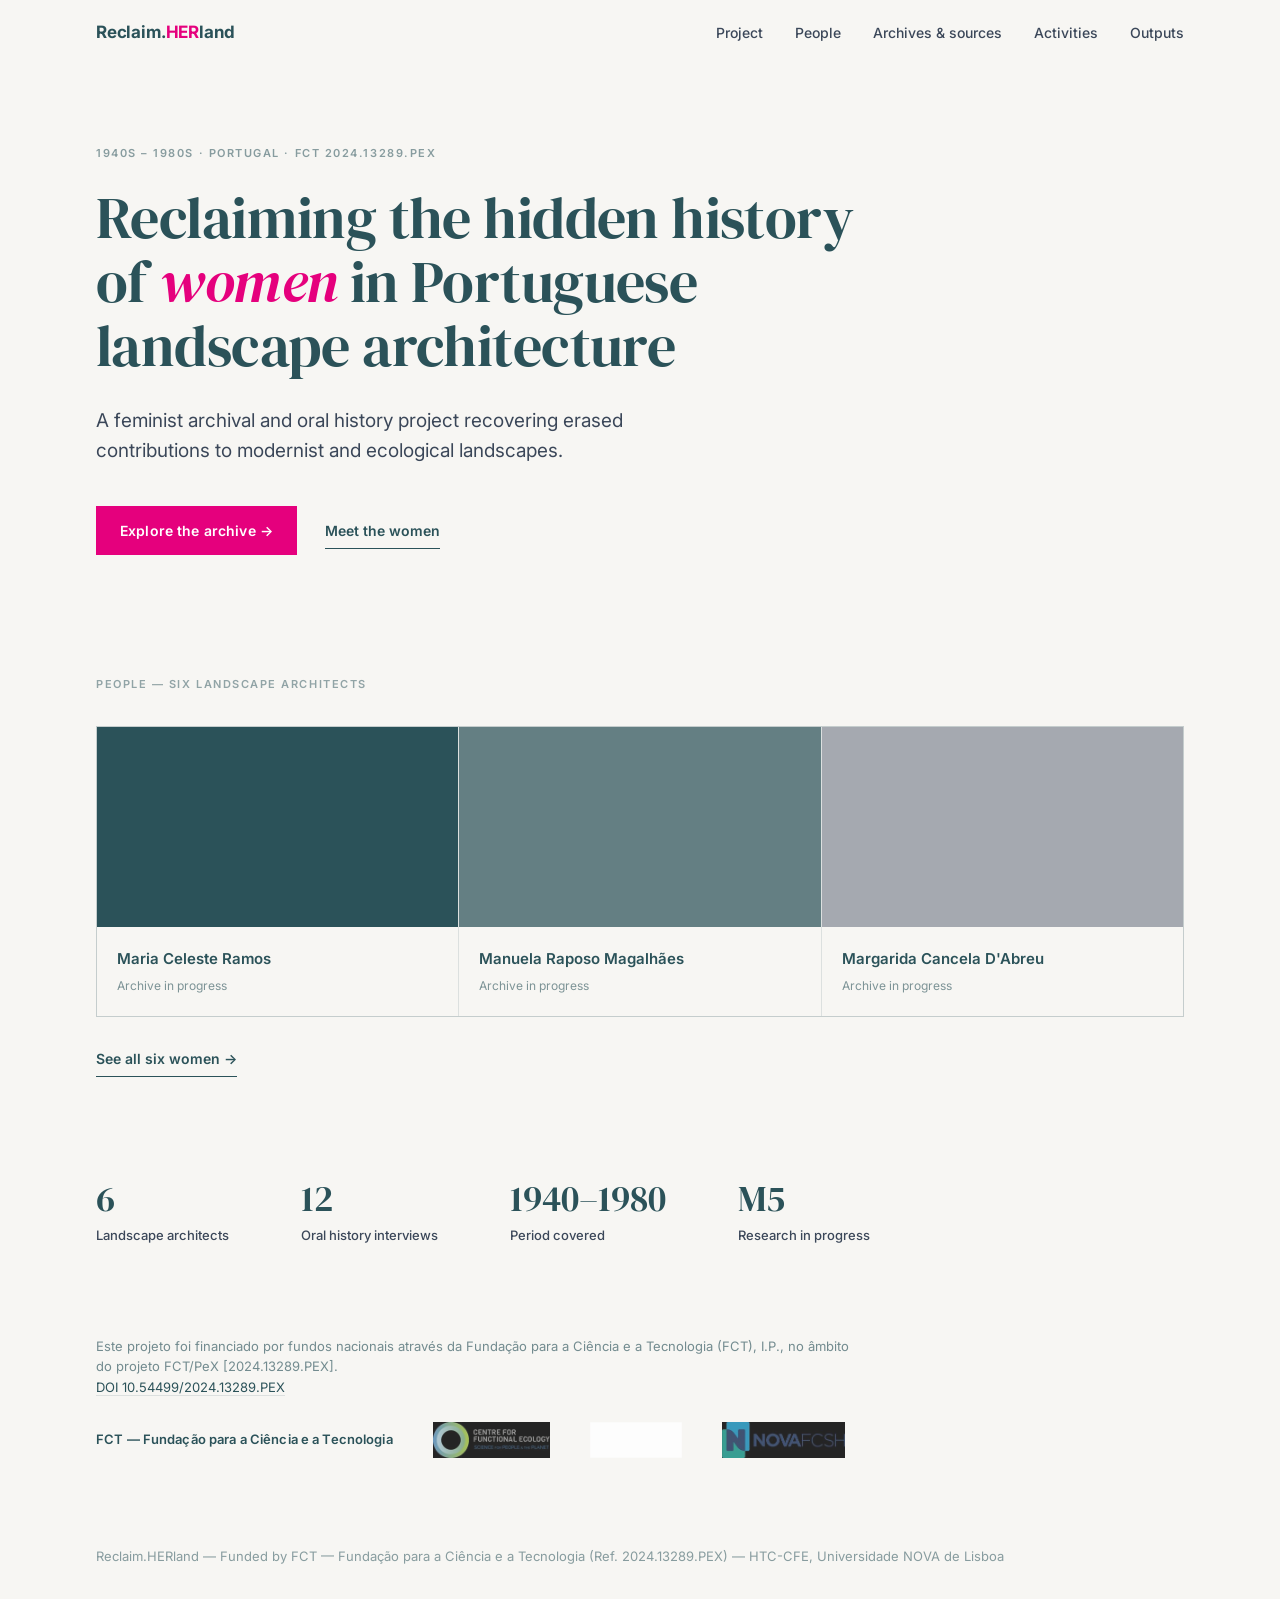
<file: index.html>
<!DOCTYPE html>
<html lang="en">
<head>
<meta charset="UTF-8">
<meta name="viewport" content="width=device-width, initial-scale=1.0">
<title>Reclaim.HERland — Women in Portuguese Landscape Architecture</title>
<link rel="preconnect" href="https://fonts.googleapis.com">
<link rel="preconnect" href="https://fonts.gstatic.com" crossorigin>
<link href="https://fonts.googleapis.com/css2?family=Inter:wght@400;500;600;700&family=DM+Serif+Display:ital@0;1&display=swap" rel="stylesheet">
<link rel="stylesheet" href="style.css">
</head>
<body>

<nav>
  <div class="wrap">
    <span class="logo">Reclaim.<span class="her">HER</span>land</span>
    <ul class="nav-links">
      <li><a href="project.html">Project</a></li>
      <li><a href="people.html">People</a></li>
      <li><a href="archives.html">Archives &amp; sources</a></li>
      <li><a href="activities.html">Activities</a></li>
      <li><a href="outputs.html">Outputs</a></li>
    </ul>
  </div>
</nav>

<header class="hero">
  <div class="wrap">
    <p class="eyebrow">1940s – 1980s &middot; Portugal &middot; FCT 2024.13289.PEX</p>
    <h1>Reclaiming the hidden history of <span class="accent">women</span> in Portuguese landscape architecture</h1>
    <p class="lead">A feminist archival and oral history project recovering erased contributions to modernist and ecological landscapes.</p>
    <div class="cta-row">
      <a href="archives.html" class="btn-pink">Explore the archive &rarr;</a>
      <a href="people.html" class="btn-text">Meet the women</a>
    </div>
  </div>
</header>

<section class="section">
  <div class="wrap">
    <p class="section-label">People &mdash; six landscape architects</p>
    <div class="card-grid">
      <article class="person-card">
        <div class="card-img"></div>
        <div class="card-body">
          <h3>Maria Celeste Ramos</h3>
          <p class="card-status">Archive in progress</p>
        </div>
      </article>
      <article class="person-card">
        <div class="card-img op2"></div>
        <div class="card-body">
          <h3>Manuela Raposo Magalhães</h3>
          <p class="card-status">Archive in progress</p>
        </div>
      </article>
      <article class="person-card">
        <div class="card-img op3"></div>
        <div class="card-body">
          <h3>Margarida Cancela D'Abreu</h3>
          <p class="card-status">Archive in progress</p>
        </div>
      </article>
    </div>
    <div style="margin-top: 24px;">
      <a href="people.html" class="btn-text">See all six women &rarr;</a>
    </div>
  </div>
</section>

<section class="stats">
  <div class="wrap">
    <div>
      <span class="stat-num">6</span>
      <span class="stat-lbl">Landscape architects</span>
    </div>
    <div>
      <span class="stat-num">12</span>
      <span class="stat-lbl">Oral history interviews</span>
    </div>
    <div>
      <span class="stat-num">1940–1980</span>
      <span class="stat-lbl">Period covered</span>
    </div>
    <div>
      <span class="stat-num">M5</span>
      <span class="stat-lbl">Research in progress</span>
    </div>
  </div>
</section>

<div class="funding-bar">
  <div class="wrap">
    <p class="funding-text">
      Este projeto foi financiado por fundos nacionais através da Fundação para a Ciência e a Tecnologia (FCT), I.P., no âmbito do projeto FCT/PeX [2024.13289.PEX].<br>
      <a href="https://doi.org/10.54499/2024.13289.PEX" target="_blank" rel="noopener">DOI 10.54499/2024.13289.PEX</a>
    </p>
    <div class="funding-logos">
      <span class="fct-text">FCT — Fundação para a Ciência e a Tecnologia</span>
      <img src="logo-novafcsh.png" alt="NOVA FCSH">
      <img src="logo-htc.png" alt="HTC — História Territórios Comunidades">
      <img src="logo-terra.png" alt="TERRA">
    </div>
  </div>
</div>

<footer>
  <div class="wrap">
    <p>Reclaim.HERland &mdash; Funded by FCT &mdash; Funda&ccedil;&atilde;o para a Ci&ecirc;ncia e a Tecnologia (Ref. 2024.13289.PEX) &mdash; HTC-CFE, Universidade NOVA de Lisboa</p>
  </div>
</footer>

</body>
</html>
</file>
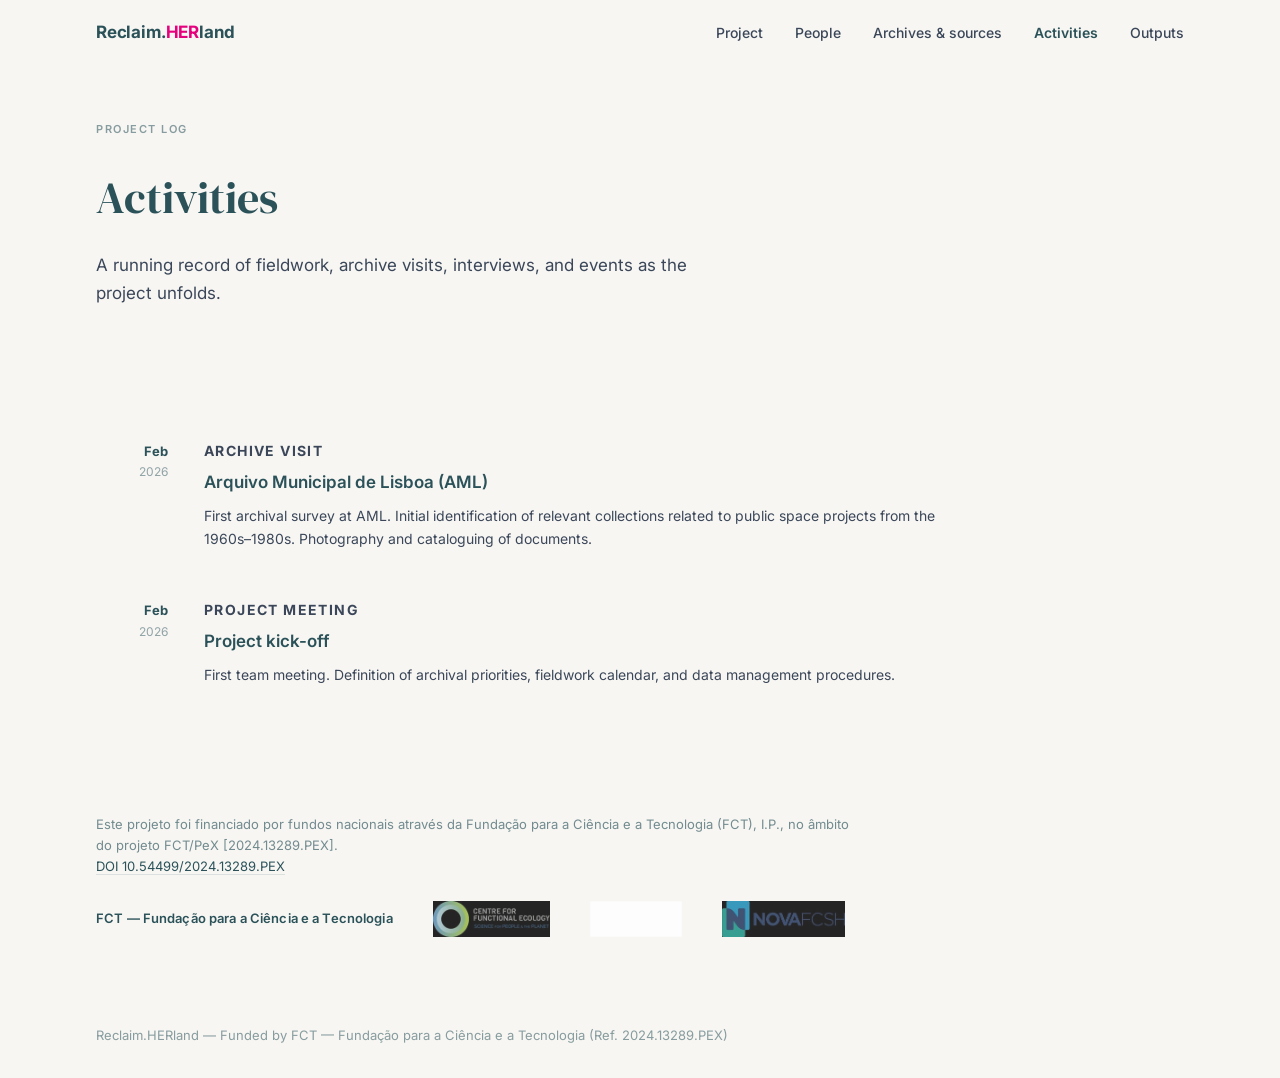
<file: activities.html>
<!DOCTYPE html>
<html lang="en">
<head>
<meta charset="UTF-8">
<meta name="viewport" content="width=device-width, initial-scale=1.0">
<link rel="preconnect" href="https://fonts.googleapis.com">
<link rel="preconnect" href="https://fonts.gstatic.com" crossorigin>
<link href="https://fonts.googleapis.com/css2?family=Inter:wght@400;500;600;700&family=DM+Serif+Display:ital@0;1&display=swap" rel="stylesheet">
<title>Activities — Reclaim.HERland</title>
<link rel="stylesheet" href="style.css">
</head>
<body>

<nav>
  <div class="wrap">
    <a href="index.html" class="logo">Reclaim.<span class="her">HER</span>land</a>
    <ul class="nav-links">
      <li><a href="project.html">Project</a></li>
      <li><a href="people.html">People</a></li>
      <li><a href="archives.html">Archives &amp; sources</a></li>
      <li><a href="activities.html" class="active">Activities</a></li>
      <li><a href="outputs.html">Outputs</a></li>
    </ul>
  </div>
</nav>

<header class="page-header">
  <div class="wrap">
    <p class="eyebrow">Project log</p>
    <h1>Activities</h1>
    <p class="page-lead">A running record of fieldwork, archive visits, interviews, and events as the project unfolds.</p>
  </div>
</header>

<main>
  <section class="content-section">
    <div class="wrap">
      <div class="activity-log">

        <article class="activity-entry">
          <div class="activity-date">
            <span class="date-month">Feb</span>
            <span class="date-year">2026</span>
          </div>
          <div class="activity-content">
            <p class="activity-type">Archive visit</p>
            <h3>Arquivo Municipal de Lisboa (AML)</h3>
            <p>First archival survey at AML. Initial identification of relevant collections related to public space projects from the 1960s–1980s. Photography and cataloguing of documents.</p>
          </div>
        </article>

        <article class="activity-entry">
          <div class="activity-date">
            <span class="date-month">Feb</span>
            <span class="date-year">2026</span>
          </div>
          <div class="activity-content">
            <p class="activity-type">Project meeting</p>
            <h3>Project kick-off</h3>
            <p>First team meeting. Definition of archival priorities, fieldwork calendar, and data management procedures.</p>
          </div>
        </article>

        <!-- Adicionar novas entradas aqui, seguindo o mesmo formato -->
        <!-- 
        <article class="activity-entry">
          <div class="activity-date">
            <span class="date-month">Mês</span>
            <span class="date-year">Ano</span>
          </div>
          <div class="activity-content">
            <p class="activity-type">Tipo: Archive visit / Interview / Event / Publication</p>
            <h3>Título</h3>
            <p>Descrição breve.</p>
          </div>
        </article>
        -->

      </div>
    </div>
  </section>
</main>

<div class="funding-bar">
  <div class="wrap">
    <p class="funding-text">
      Este projeto foi financiado por fundos nacionais através da Fundação para a Ciência e a Tecnologia (FCT), I.P., no âmbito do projeto FCT/PeX [2024.13289.PEX].<br>
      <a href="https://doi.org/10.54499/2024.13289.PEX" target="_blank" rel="noopener">DOI 10.54499/2024.13289.PEX</a>
    </p>
    <div class="funding-logos">
      <span class="fct-text">FCT — Fundação para a Ciência e a Tecnologia</span>
      <img src="logo-novafcsh.png" alt="NOVA FCSH">
      <img src="logo-htc.png" alt="HTC — História Territórios Comunidades">
      <img src="logo-terra.png" alt="TERRA">
    </div>
  </div>
</div>

<footer class="site-footer">
  <div class="wrap">
    <p>Reclaim.HERland — Funded by FCT — Fundação para a Ciência e a Tecnologia (Ref. 2024.13289.PEX)</p>
  </div>
</footer>

</body>
</html>
</file>
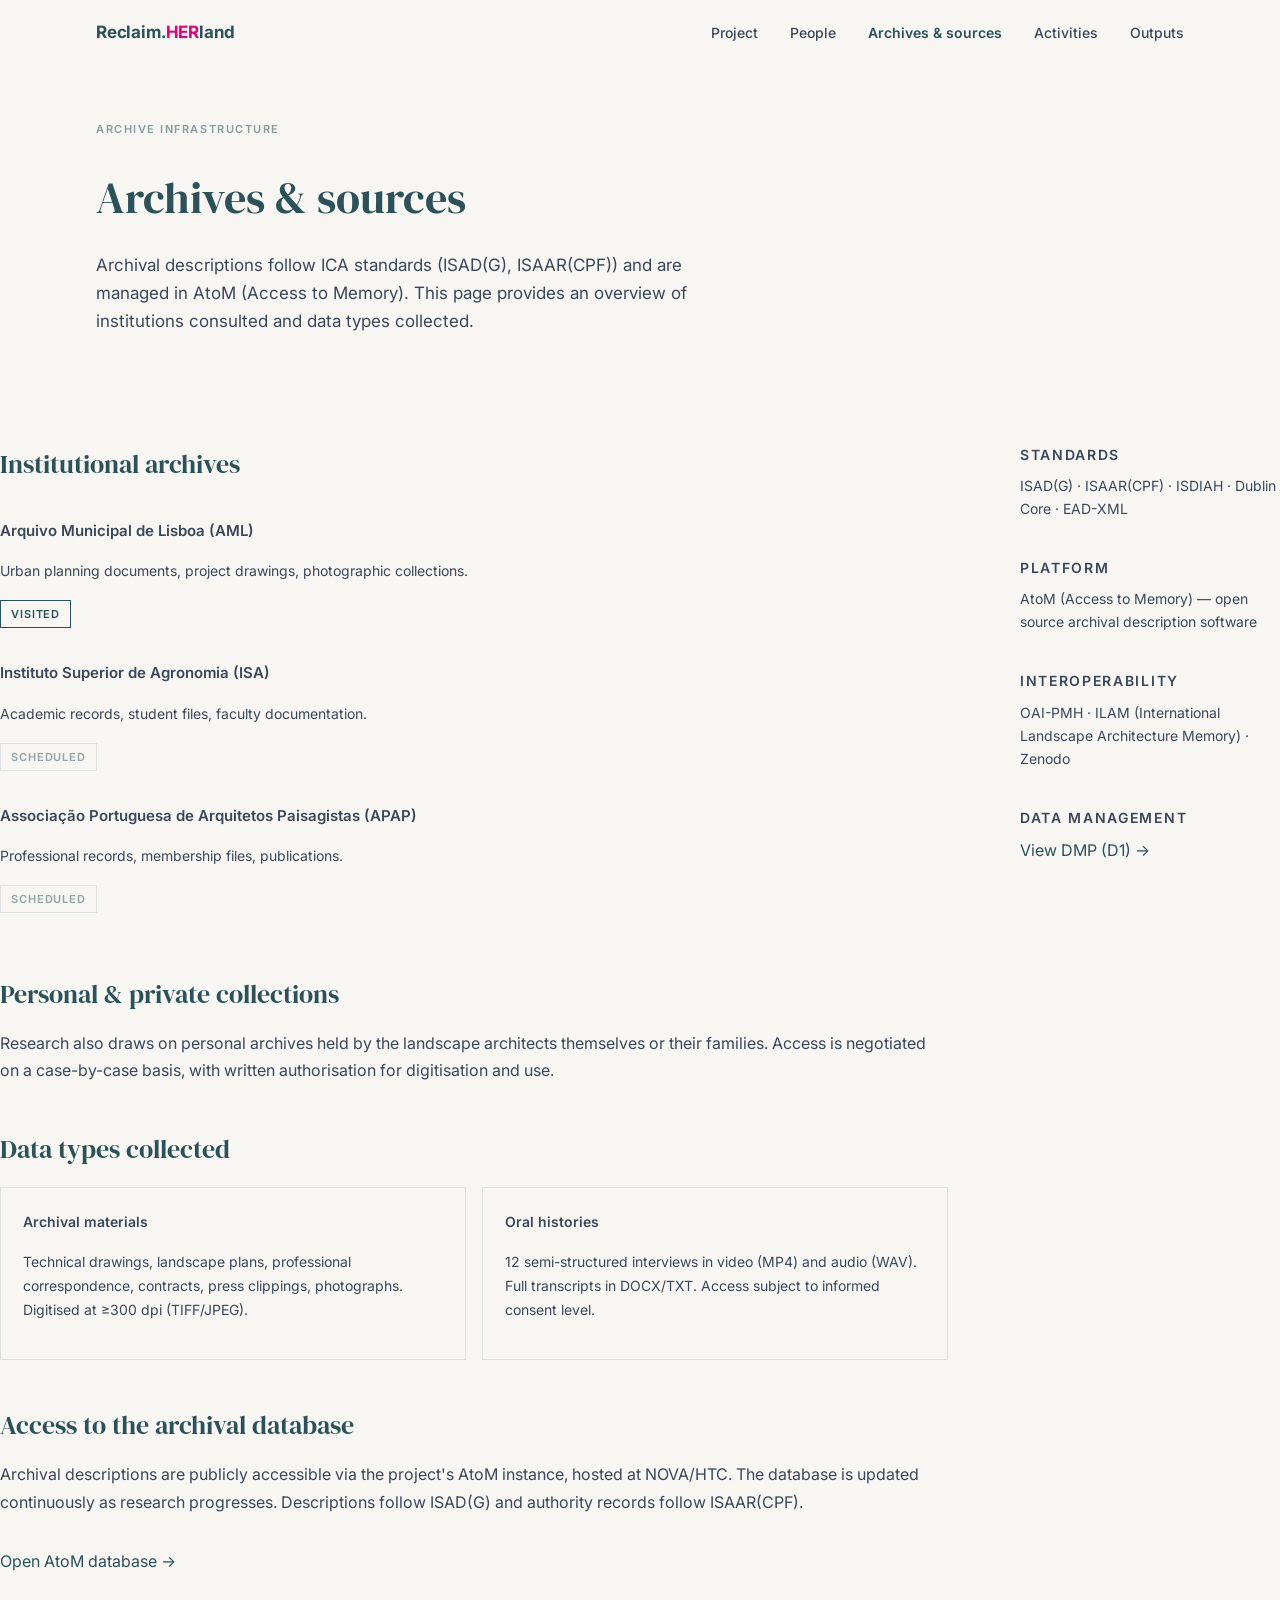
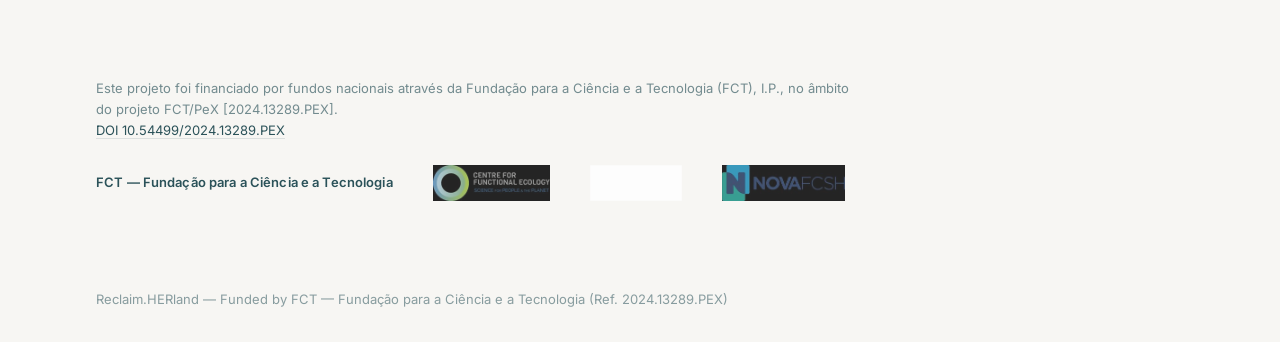
<file: archives.html>
<!DOCTYPE html>
<html lang="en">
<head>
<meta charset="UTF-8">
<meta name="viewport" content="width=device-width, initial-scale=1.0">
<link rel="preconnect" href="https://fonts.googleapis.com">
<link rel="preconnect" href="https://fonts.gstatic.com" crossorigin>
<link href="https://fonts.googleapis.com/css2?family=Inter:wght@400;500;600;700&family=DM+Serif+Display:ital@0;1&display=swap" rel="stylesheet">
<title>Archives &amp; Sources — Reclaim.HERland</title>
<link rel="stylesheet" href="style.css">
</head>
<body>

<nav>
  <div class="wrap">
    <a href="index.html" class="logo">Reclaim.<span class="her">HER</span>land</a>
    <ul class="nav-links">
      <li><a href="project.html">Project</a></li>
      <li><a href="people.html">People</a></li>
      <li><a href="archives.html" class="active">Archives &amp; sources</a></li>
      <li><a href="activities.html">Activities</a></li>
      <li><a href="outputs.html">Outputs</a></li>
    </ul>
  </div>
</nav>

<header class="page-header">
  <div class="wrap">
    <p class="eyebrow">Archive infrastructure</p>
    <h1>Archives &amp; sources</h1>
    <p class="page-lead">Archival descriptions follow ICA standards (ISAD(G), ISAAR(CPF)) and are managed in AtoM (Access to Memory). This page provides an overview of institutions consulted and data types collected.</p>
  </div>
</header>

<main>
  <section class="content-section">
    <div class="container content-grid">
      <div class="content-body">

        <h2>Institutional archives</h2>
        <div class="archive-list">
          <div class="archive-item">
            <p class="archive-name">Arquivo Municipal de Lisboa (AML)</p>
            <p class="archive-detail">Urban planning documents, project drawings, photographic collections.</p>
            <span class="meta-tag">Visited</span>
          </div>
          <div class="archive-item">
            <p class="archive-name">Instituto Superior de Agronomia (ISA)</p>
            <p class="archive-detail">Academic records, student files, faculty documentation.</p>
            <span class="meta-tag meta-tag-pending">Scheduled</span>
          </div>
          <div class="archive-item">
            <p class="archive-name">Associação Portuguesa de Arquitetos Paisagistas (APAP)</p>
            <p class="archive-detail">Professional records, membership files, publications.</p>
            <span class="meta-tag meta-tag-pending">Scheduled</span>
          </div>
        </div>

        <h2>Personal &amp; private collections</h2>
        <p>Research also draws on personal archives held by the landscape architects themselves or their families. Access is negotiated on a case-by-case basis, with written authorisation for digitisation and use.</p>

        <h2>Data types collected</h2>
        <div class="data-types">
          <div class="data-type">
            <p class="data-type-name">Archival materials</p>
            <p>Technical drawings, landscape plans, professional correspondence, contracts, press clippings, photographs. Digitised at ≥300 dpi (TIFF/JPEG).</p>
          </div>
          <div class="data-type">
            <p class="data-type-name">Oral histories</p>
            <p>12 semi-structured interviews in video (MP4) and audio (WAV). Full transcripts in DOCX/TXT. Access subject to informed consent level.</p>
          </div>
        </div>

        <h2>Access to the archival database</h2>
        <p>Archival descriptions are publicly accessible via the project's AtoM instance, hosted at NOVA/HTC. The database is updated continuously as research progresses. Descriptions follow ISAD(G) and authority records follow ISAAR(CPF).</p>
        <a href="#" class="btn-primary" style="display:inline-block;margin-top:16px;">Open AtoM database &rarr;</a>

      </div>

      <aside class="content-sidebar">
        <div class="sidebar-block">
          <p class="sidebar-label">Standards</p>
          <p>ISAD(G) · ISAAR(CPF) · ISDIAH · Dublin Core · EAD-XML</p>
        </div>
        <div class="sidebar-block">
          <p class="sidebar-label">Platform</p>
          <p>AtoM (Access to Memory) — open source archival description software</p>
        </div>
        <div class="sidebar-block">
          <p class="sidebar-label">Interoperability</p>
          <p>OAI-PMH · ILAM (International Landscape Architecture Memory) · Zenodo</p>
        </div>
        <div class="sidebar-block">
          <p class="sidebar-label">Data management</p>
          <a href="#" class="btn-secondary">View DMP (D1) &rarr;</a>
        </div>
      </aside>
    </div>
  </section>
</main>

<div class="funding-bar">
  <div class="wrap">
    <p class="funding-text">
      Este projeto foi financiado por fundos nacionais através da Fundação para a Ciência e a Tecnologia (FCT), I.P., no âmbito do projeto FCT/PeX [2024.13289.PEX].<br>
      <a href="https://doi.org/10.54499/2024.13289.PEX" target="_blank" rel="noopener">DOI 10.54499/2024.13289.PEX</a>
    </p>
    <div class="funding-logos">
      <span class="fct-text">FCT — Fundação para a Ciência e a Tecnologia</span>
      <img src="logo-novafcsh.png" alt="NOVA FCSH">
      <img src="logo-htc.png" alt="HTC — História Territórios Comunidades">
      <img src="logo-terra.png" alt="TERRA">
    </div>
  </div>
</div>

<footer class="site-footer">
  <div class="wrap">
    <p>Reclaim.HERland — Funded by FCT — Fundação para a Ciência e a Tecnologia (Ref. 2024.13289.PEX)</p>
  </div>
</footer>

</body>
</html>
</file>
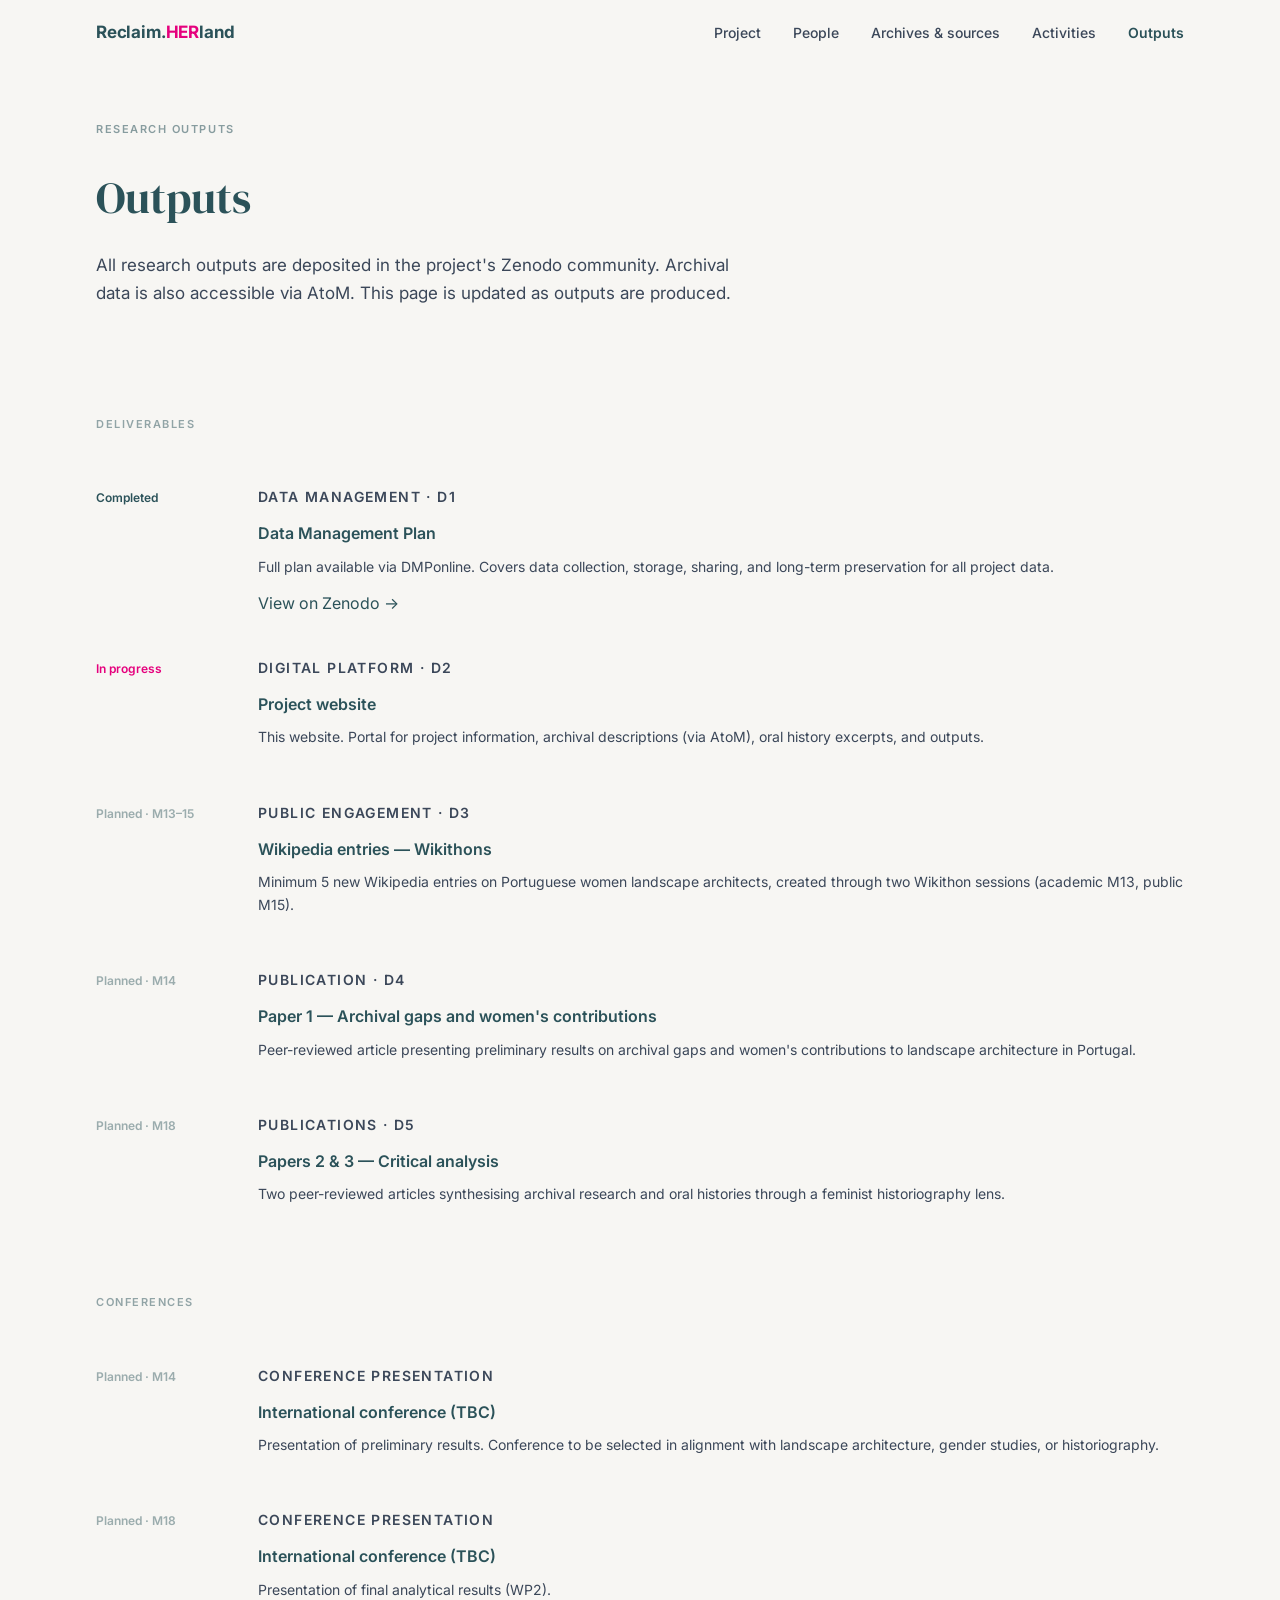
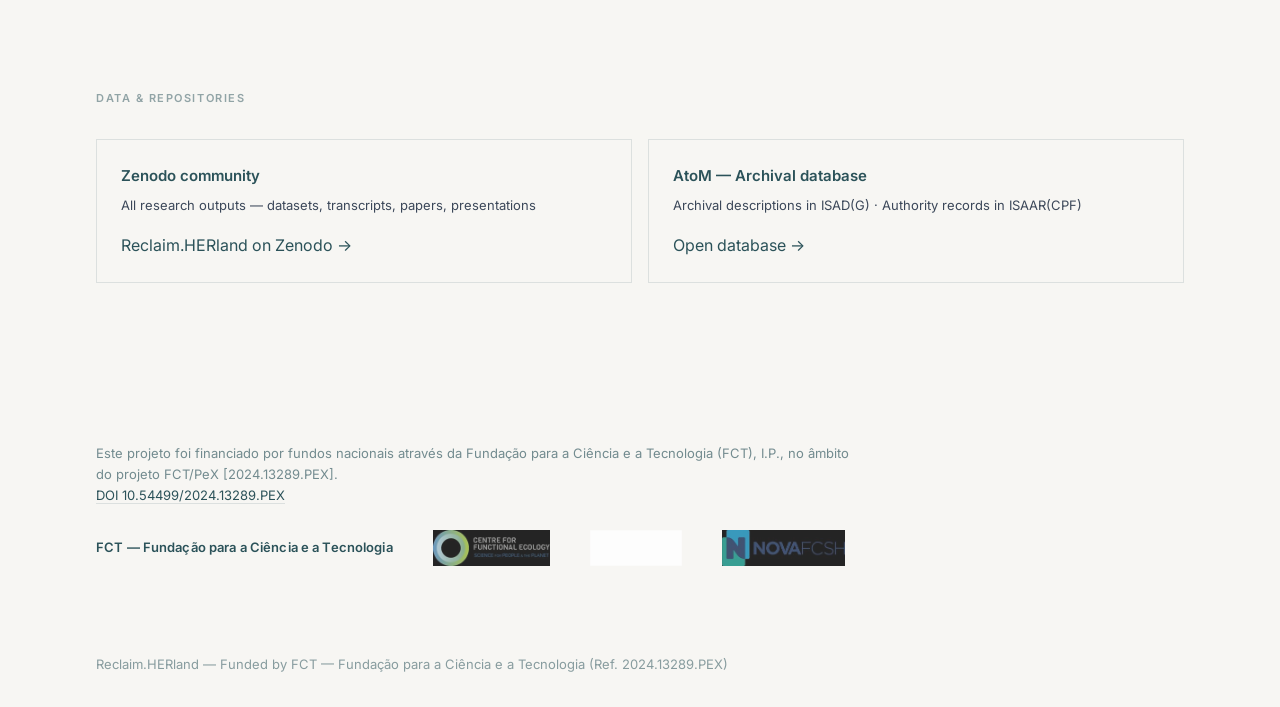
<file: outputs.html>
<!DOCTYPE html>
<html lang="en">
<head>
<meta charset="UTF-8">
<meta name="viewport" content="width=device-width, initial-scale=1.0">
<link rel="preconnect" href="https://fonts.googleapis.com">
<link rel="preconnect" href="https://fonts.gstatic.com" crossorigin>
<link href="https://fonts.googleapis.com/css2?family=Inter:wght@400;500;600;700&family=DM+Serif+Display:ital@0;1&display=swap" rel="stylesheet">
<title>Outputs — Reclaim.HERland</title>
<link rel="stylesheet" href="style.css">
</head>
<body>

<nav>
  <div class="wrap">
    <a href="index.html" class="logo">Reclaim.<span class="her">HER</span>land</a>
    <ul class="nav-links">
      <li><a href="project.html">Project</a></li>
      <li><a href="people.html">People</a></li>
      <li><a href="archives.html">Archives &amp; sources</a></li>
      <li><a href="activities.html">Activities</a></li>
      <li><a href="outputs.html" class="active">Outputs</a></li>
    </ul>
  </div>
</nav>

<header class="page-header">
  <div class="wrap">
    <p class="eyebrow">Research outputs</p>
    <h1>Outputs</h1>
    <p class="page-lead">All research outputs are deposited in the project's Zenodo community. Archival data is also accessible via AtoM. This page is updated as outputs are produced.</p>
  </div>
</header>

<main>
  <section class="content-section">
    <div class="wrap">

      <div class="outputs-section">
        <p class="section-label">Deliverables</p>
        <div class="output-list">

          <div class="output-item">
            <div class="output-status status-done">Completed</div>
            <div class="output-body">
              <p class="output-type">Data management · D1</p>
              <h3>Data Management Plan</h3>
              <p>Full plan available via DMPonline. Covers data collection, storage, sharing, and long-term preservation for all project data.</p>
              <a href="#" class="btn-secondary">View on Zenodo &rarr;</a>
            </div>
          </div>

          <div class="output-item">
            <div class="output-status status-progress">In progress</div>
            <div class="output-body">
              <p class="output-type">Digital platform · D2</p>
              <h3>Project website</h3>
              <p>This website. Portal for project information, archival descriptions (via AtoM), oral history excerpts, and outputs.</p>
            </div>
          </div>

          <div class="output-item">
            <div class="output-status status-future">Planned · M13–15</div>
            <div class="output-body">
              <p class="output-type">Public engagement · D3</p>
              <h3>Wikipedia entries — Wikithons</h3>
              <p>Minimum 5 new Wikipedia entries on Portuguese women landscape architects, created through two Wikithon sessions (academic M13, public M15).</p>
            </div>
          </div>

          <div class="output-item">
            <div class="output-status status-future">Planned · M14</div>
            <div class="output-body">
              <p class="output-type">Publication · D4</p>
              <h3>Paper 1 — Archival gaps and women's contributions</h3>
              <p>Peer-reviewed article presenting preliminary results on archival gaps and women's contributions to landscape architecture in Portugal.</p>
            </div>
          </div>

          <div class="output-item">
            <div class="output-status status-future">Planned · M18</div>
            <div class="output-body">
              <p class="output-type">Publications · D5</p>
              <h3>Papers 2 &amp; 3 — Critical analysis</h3>
              <p>Two peer-reviewed articles synthesising archival research and oral histories through a feminist historiography lens.</p>
            </div>
          </div>

        </div>
      </div>

      <div class="outputs-section">
        <p class="section-label">Conferences</p>
        <div class="output-list">
          <div class="output-item">
            <div class="output-status status-future">Planned · M14</div>
            <div class="output-body">
              <p class="output-type">Conference presentation</p>
              <h3>International conference (TBC)</h3>
              <p>Presentation of preliminary results. Conference to be selected in alignment with landscape architecture, gender studies, or historiography.</p>
            </div>
          </div>
          <div class="output-item">
            <div class="output-status status-future">Planned · M18</div>
            <div class="output-body">
              <p class="output-type">Conference presentation</p>
              <h3>International conference (TBC)</h3>
              <p>Presentation of final analytical results (WP2).</p>
            </div>
          </div>
        </div>
      </div>

      <div class="outputs-section">
        <p class="section-label">Data &amp; repositories</p>
        <div class="repo-links">
          <a href="#" class="repo-block">
            <p class="repo-name">Zenodo community</p>
            <p class="repo-desc">All research outputs — datasets, transcripts, papers, presentations</p>
            <span class="btn-secondary">Reclaim.HERland on Zenodo &rarr;</span>
          </a>
          <a href="#" class="repo-block">
            <p class="repo-name">AtoM — Archival database</p>
            <p class="repo-desc">Archival descriptions in ISAD(G) · Authority records in ISAAR(CPF)</p>
            <span class="btn-secondary">Open database &rarr;</span>
          </a>
        </div>
      </div>

    </div>
  </section>
</main>

<div class="funding-bar">
  <div class="wrap">
    <p class="funding-text">
      Este projeto foi financiado por fundos nacionais através da Fundação para a Ciência e a Tecnologia (FCT), I.P., no âmbito do projeto FCT/PeX [2024.13289.PEX].<br>
      <a href="https://doi.org/10.54499/2024.13289.PEX" target="_blank" rel="noopener">DOI 10.54499/2024.13289.PEX</a>
    </p>
    <div class="funding-logos">
      <span class="fct-text">FCT — Fundação para a Ciência e a Tecnologia</span>
      <img src="logo-novafcsh.png" alt="NOVA FCSH">
      <img src="logo-htc.png" alt="HTC — História Territórios Comunidades">
      <img src="logo-terra.png" alt="TERRA">
    </div>
  </div>
</div>

<footer class="site-footer">
  <div class="wrap">
    <p>Reclaim.HERland — Funded by FCT — Fundação para a Ciência e a Tecnologia (Ref. 2024.13289.PEX)</p>
  </div>
</footer>

</body>
</html>
</file>
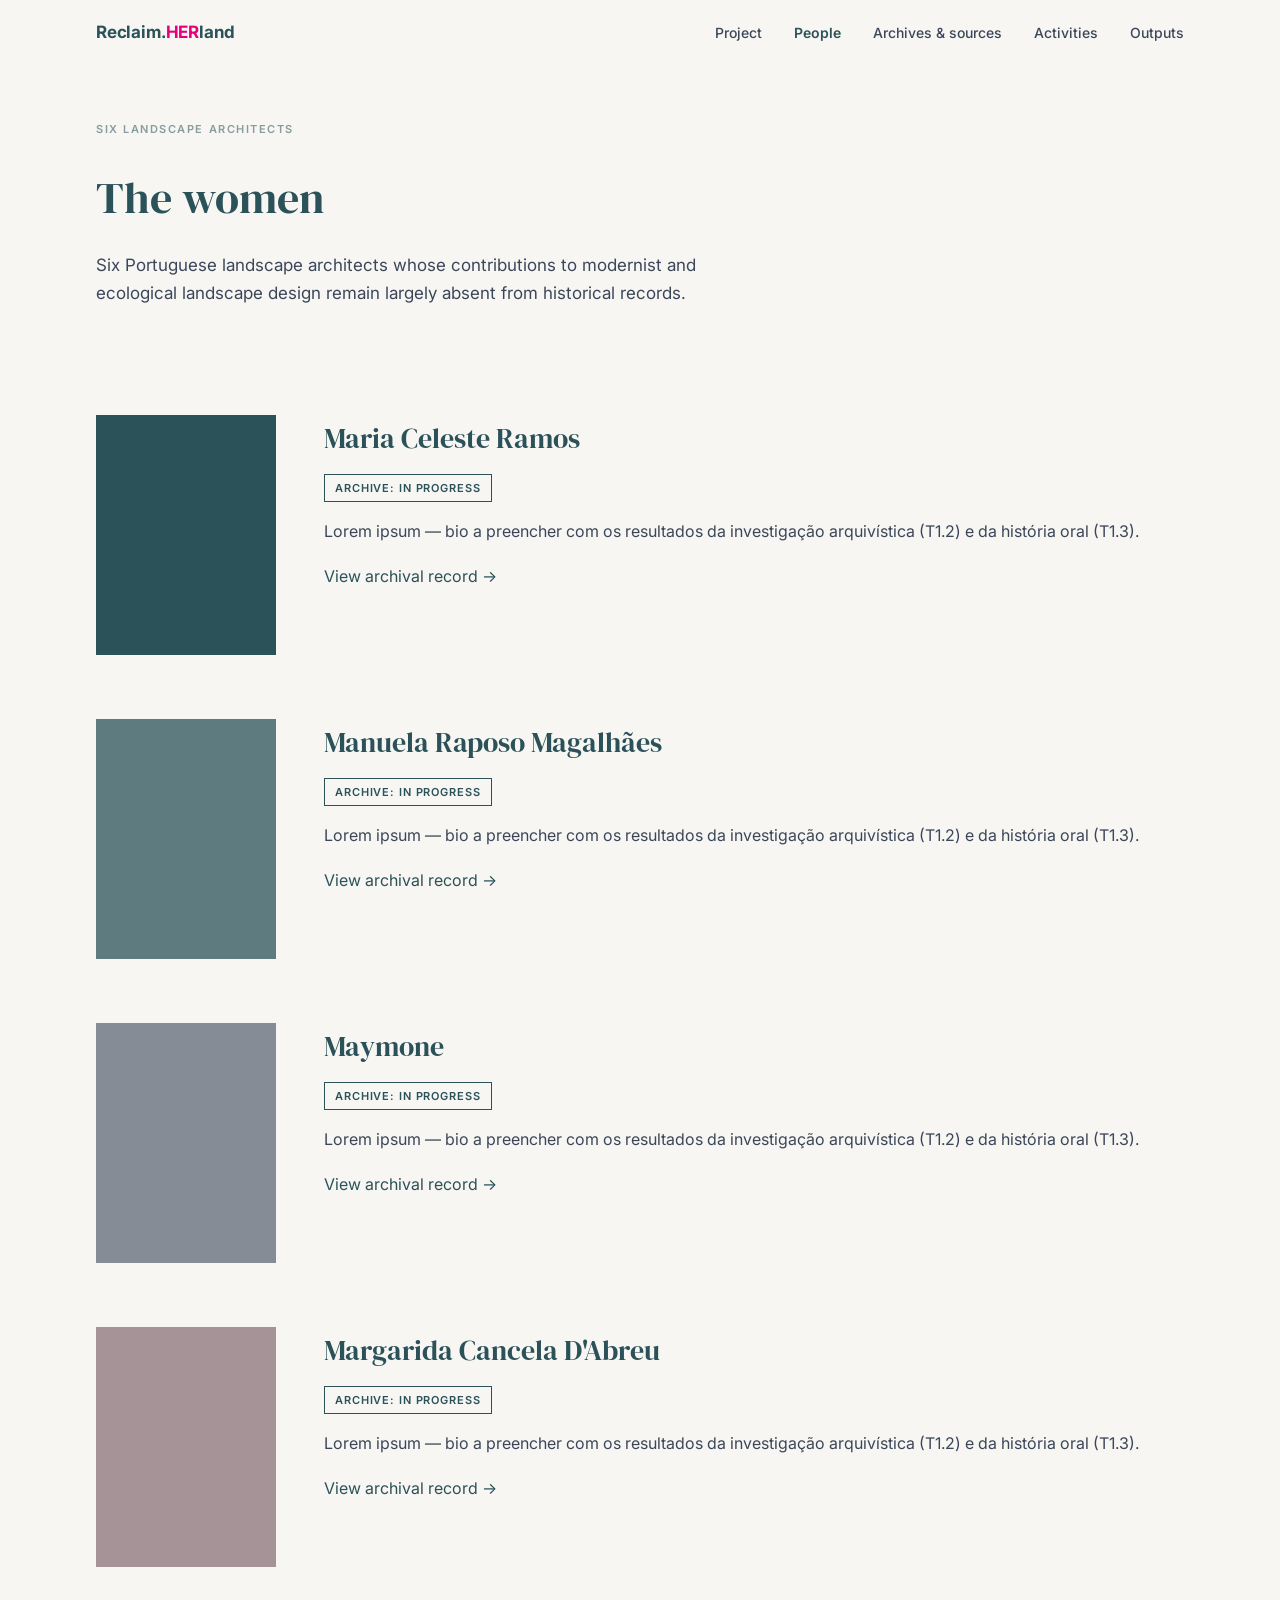
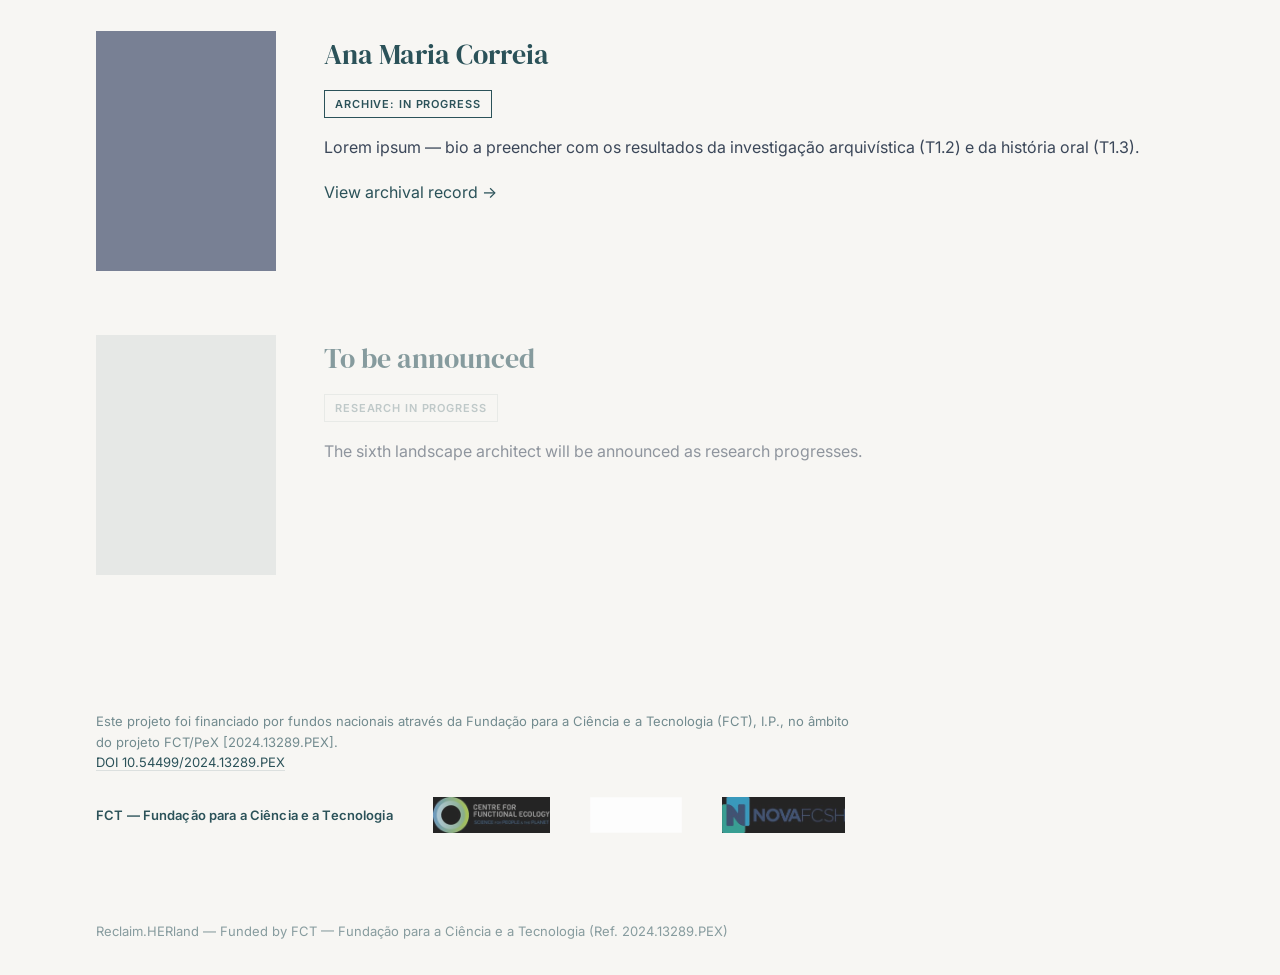
<file: people.html>
<!DOCTYPE html>
<html lang="en">
<head>
<meta charset="UTF-8">
<meta name="viewport" content="width=device-width, initial-scale=1.0">
<link rel="preconnect" href="https://fonts.googleapis.com">
<link rel="preconnect" href="https://fonts.gstatic.com" crossorigin>
<link href="https://fonts.googleapis.com/css2?family=Inter:wght@400;500;600;700&family=DM+Serif+Display:ital@0;1&display=swap" rel="stylesheet">
<title>People — Reclaim.HERland</title>
<link rel="stylesheet" href="style.css">
</head>
<body>

<nav>
  <div class="wrap">
    <a href="index.html" class="logo">Reclaim.<span class="her">HER</span>land</a>
    <ul class="nav-links">
      <li><a href="project.html">Project</a></li>
      <li><a href="people.html" class="active">People</a></li>
      <li><a href="archives.html">Archives &amp; sources</a></li>
      <li><a href="activities.html">Activities</a></li>
      <li><a href="outputs.html">Outputs</a></li>
    </ul>
  </div>
</nav>

<header class="page-header">
  <div class="wrap">
    <p class="eyebrow">Six landscape architects</p>
    <h1>The women</h1>
    <p class="page-lead">Six Portuguese landscape architects whose contributions to modernist and ecological landscape design remain largely absent from historical records.</p>
  </div>
</header>

<main>
  <section class="people-section">
    <div class="wrap">
      <div class="people-grid">

        <article class="person-full">
          <div class="person-image placeholder-img"></div>
          <div class="person-info">
            <h2>Maria Celeste Ramos</h2>
            <div class="person-meta">
              <span class="meta-tag">Archive: in progress</span>
            </div>
            <p class="person-bio">Lorem ipsum — bio a preencher com os resultados da investigação arquivística (T1.2) e da história oral (T1.3).</p>
            <p class="atom-link"><a href="#" class="btn-secondary">View archival record &rarr;</a></p>
          </div>
        </article>

        <article class="person-full">
          <div class="person-image placeholder-img img-2"></div>
          <div class="person-info">
            <h2>Manuela Raposo Magalhães</h2>
            <div class="person-meta">
              <span class="meta-tag">Archive: in progress</span>
            </div>
            <p class="person-bio">Lorem ipsum — bio a preencher com os resultados da investigação arquivística (T1.2) e da história oral (T1.3).</p>
            <p class="atom-link"><a href="#" class="btn-secondary">View archival record &rarr;</a></p>
          </div>
        </article>

        <article class="person-full">
          <div class="person-image placeholder-img img-3"></div>
          <div class="person-info">
            <h2>Maymone</h2>
            <div class="person-meta">
              <span class="meta-tag">Archive: in progress</span>
            </div>
            <p class="person-bio">Lorem ipsum — bio a preencher com os resultados da investigação arquivística (T1.2) e da história oral (T1.3).</p>
            <p class="atom-link"><a href="#" class="btn-secondary">View archival record &rarr;</a></p>
          </div>
        </article>

        <article class="person-full">
          <div class="person-image placeholder-img img-4"></div>
          <div class="person-info">
            <h2>Margarida Cancela D'Abreu</h2>
            <div class="person-meta">
              <span class="meta-tag">Archive: in progress</span>
            </div>
            <p class="person-bio">Lorem ipsum — bio a preencher com os resultados da investigação arquivística (T1.2) e da história oral (T1.3).</p>
            <p class="atom-link"><a href="#" class="btn-secondary">View archival record &rarr;</a></p>
          </div>
        </article>

        <article class="person-full">
          <div class="person-image placeholder-img img-5"></div>
          <div class="person-info">
            <h2>Ana Maria Correia</h2>
            <div class="person-meta">
              <span class="meta-tag">Archive: in progress</span>
            </div>
            <p class="person-bio">Lorem ipsum — bio a preencher com os resultados da investigação arquivística (T1.2) e da história oral (T1.3).</p>
            <p class="atom-link"><a href="#" class="btn-secondary">View archival record &rarr;</a></p>
          </div>
        </article>

        <article class="person-full person-tba">
          <div class="person-image placeholder-img img-tba"></div>
          <div class="person-info">
            <h2>To be announced</h2>
            <div class="person-meta">
              <span class="meta-tag meta-tag-pending">Research in progress</span>
            </div>
            <p class="person-bio">The sixth landscape architect will be announced as research progresses.</p>
          </div>
        </article>

      </div>
    </div>
  </section>
</main>

<div class="funding-bar">
  <div class="wrap">
    <p class="funding-text">
      Este projeto foi financiado por fundos nacionais através da Fundação para a Ciência e a Tecnologia (FCT), I.P., no âmbito do projeto FCT/PeX [2024.13289.PEX].<br>
      <a href="https://doi.org/10.54499/2024.13289.PEX" target="_blank" rel="noopener">DOI 10.54499/2024.13289.PEX</a>
    </p>
    <div class="funding-logos">
      <span class="fct-text">FCT — Fundação para a Ciência e a Tecnologia</span>
      <img src="logo-novafcsh.png" alt="NOVA FCSH">
      <img src="logo-htc.png" alt="HTC — História Territórios Comunidades">
      <img src="logo-terra.png" alt="TERRA">
    </div>
  </div>
</div>

<footer class="site-footer">
  <div class="wrap">
    <p>Reclaim.HERland — Funded by FCT — Fundação para a Ciência e a Tecnologia (Ref. 2024.13289.PEX)</p>
  </div>
</footer>

</body>
</html>
</file>
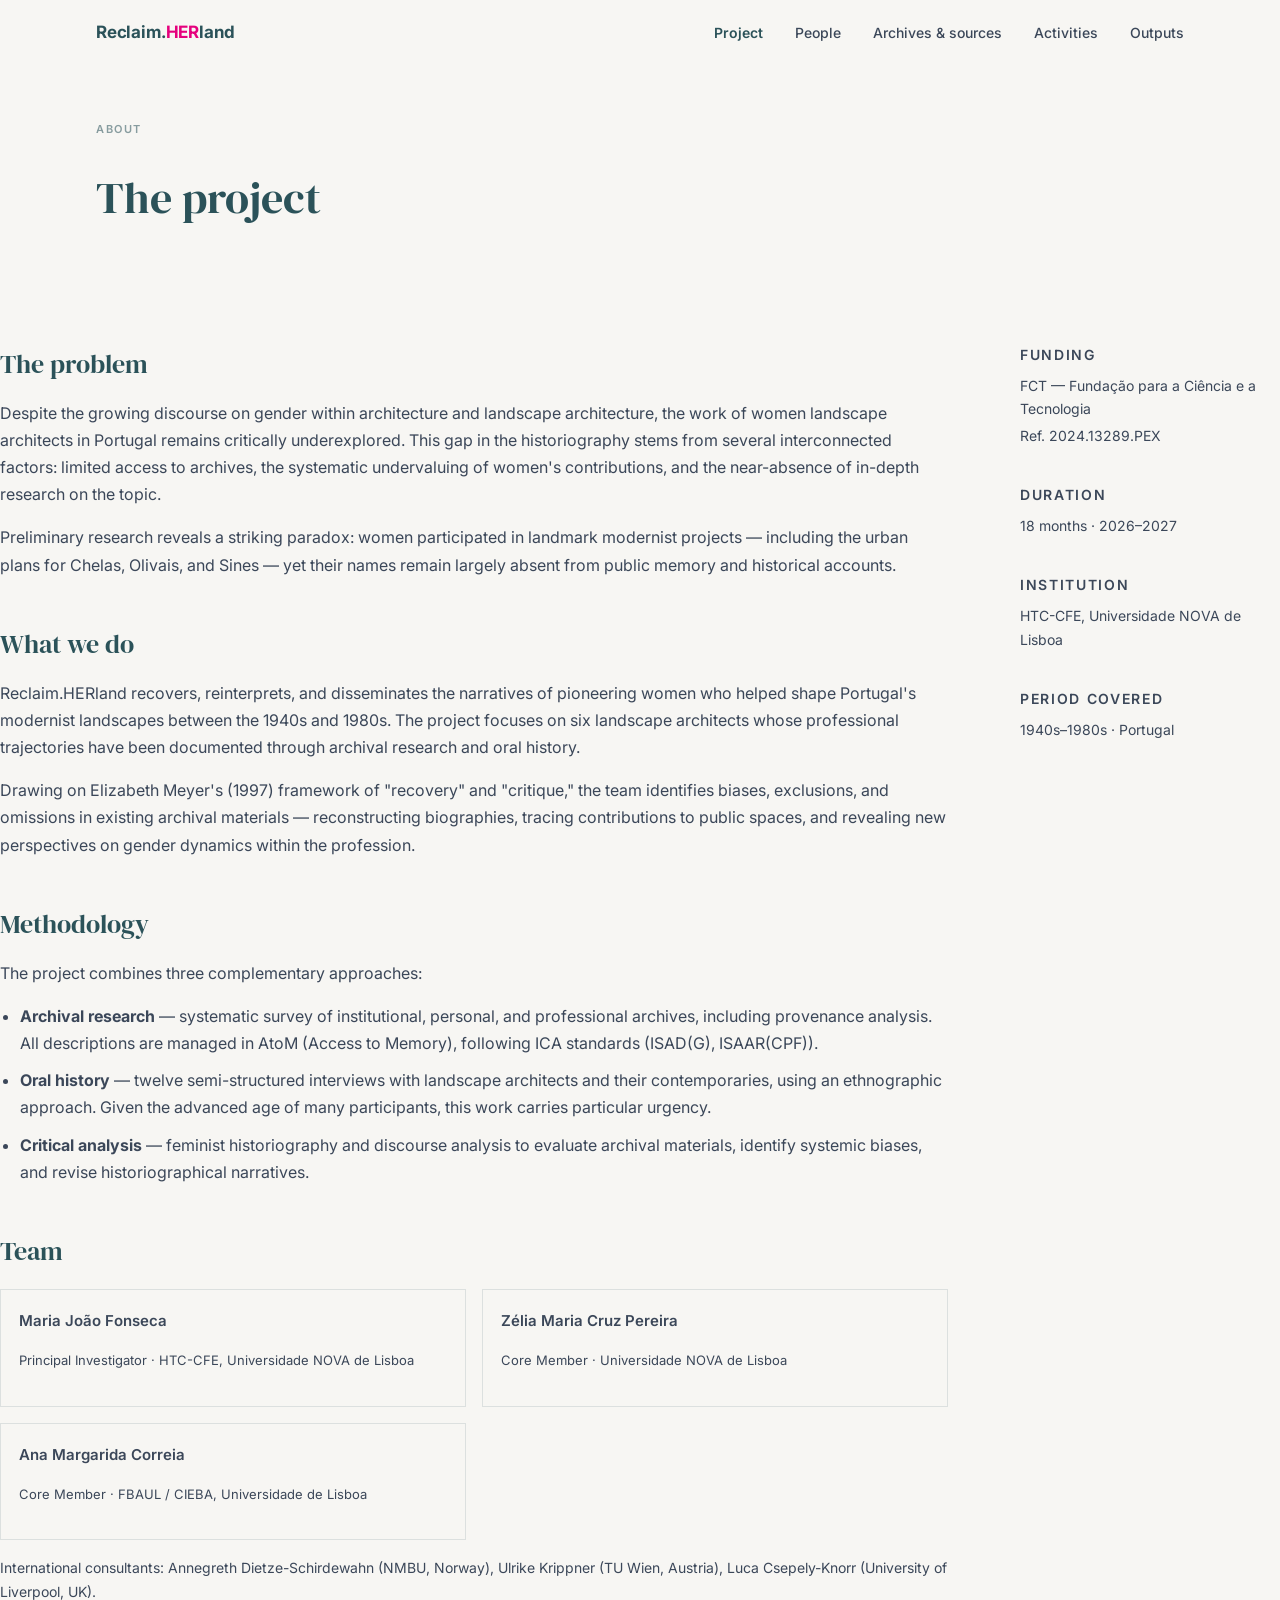
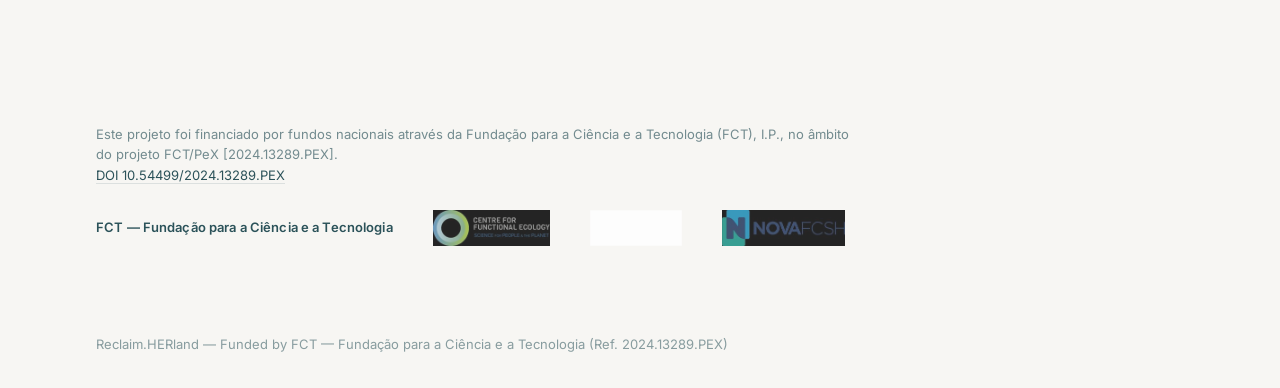
<file: project.html>
<!DOCTYPE html>
<html lang="en">
<head>
<meta charset="UTF-8">
<meta name="viewport" content="width=device-width, initial-scale=1.0">
<link rel="preconnect" href="https://fonts.googleapis.com">
<link rel="preconnect" href="https://fonts.gstatic.com" crossorigin>
<link href="https://fonts.googleapis.com/css2?family=Inter:wght@400;500;600;700&family=DM+Serif+Display:ital@0;1&display=swap" rel="stylesheet">
<title>Project — Reclaim.HERland</title>
<link rel="stylesheet" href="style.css">
</head>
<body>

<nav>
  <div class="wrap">
    <a href="index.html" class="logo">Reclaim.<span class="her">HER</span>land</a>
    <ul class="nav-links">
      <li><a href="project.html" class="active">Project</a></li>
      <li><a href="people.html">People</a></li>
      <li><a href="archives.html">Archives &amp; sources</a></li>
      <li><a href="activities.html">Activities</a></li>
      <li><a href="outputs.html">Outputs</a></li>
    </ul>
  </div>
</nav>

<header class="page-header">
  <div class="wrap">
    <p class="eyebrow">About</p>
    <h1>The project</h1>
  </div>
</header>

<main>
  <section class="content-section">
    <div class="container content-grid">
      <div class="content-body">
        <h2>The problem</h2>
        <p>Despite the growing discourse on gender within architecture and landscape architecture, the work of women landscape architects in Portugal remains critically underexplored. This gap in the historiography stems from several interconnected factors: limited access to archives, the systematic undervaluing of women's contributions, and the near-absence of in-depth research on the topic.</p>
        <p>Preliminary research reveals a striking paradox: women participated in landmark modernist projects — including the urban plans for Chelas, Olivais, and Sines — yet their names remain largely absent from public memory and historical accounts.</p>

        <h2>What we do</h2>
        <p>Reclaim.HERland recovers, reinterprets, and disseminates the narratives of pioneering women who helped shape Portugal's modernist landscapes between the 1940s and 1980s. The project focuses on six landscape architects whose professional trajectories have been documented through archival research and oral history.</p>
        <p>Drawing on Elizabeth Meyer's (1997) framework of "recovery" and "critique," the team identifies biases, exclusions, and omissions in existing archival materials — reconstructing biographies, tracing contributions to public spaces, and revealing new perspectives on gender dynamics within the profession.</p>

        <h2>Methodology</h2>
        <p>The project combines three complementary approaches:</p>
        <ul>
          <li><strong>Archival research</strong> — systematic survey of institutional, personal, and professional archives, including provenance analysis. All descriptions are managed in AtoM (Access to Memory), following ICA standards (ISAD(G), ISAAR(CPF)).</li>
          <li><strong>Oral history</strong> — twelve semi-structured interviews with landscape architects and their contemporaries, using an ethnographic approach. Given the advanced age of many participants, this work carries particular urgency.</li>
          <li><strong>Critical analysis</strong> — feminist historiography and discourse analysis to evaluate archival materials, identify systemic biases, and revise historiographical narratives.</li>
        </ul>

        <h2>Team</h2>
        <div class="team-grid">
          <div class="team-member">
            <p class="member-name">Maria João Fonseca</p>
            <p class="member-role">Principal Investigator · HTC-CFE, Universidade NOVA de Lisboa</p>
          </div>
          <div class="team-member">
            <p class="member-name">Zélia Maria Cruz Pereira</p>
            <p class="member-role">Core Member · Universidade NOVA de Lisboa</p>
          </div>
          <div class="team-member">
            <p class="member-name">Ana Margarida Correia</p>
            <p class="member-role">Core Member · FBAUL / CIEBA, Universidade de Lisboa</p>
          </div>
        </div>
        <p class="team-consultants">International consultants: Annegreth Dietze-Schirdewahn (NMBU, Norway), Ulrike Krippner (TU Wien, Austria), Luca Csepely-Knorr (University of Liverpool, UK).</p>
      </div>

      <aside class="content-sidebar">
        <div class="sidebar-block">
          <p class="sidebar-label">Funding</p>
          <p>FCT — Fundação para a Ciência e a Tecnologia</p>
          <p class="sidebar-detail">Ref. 2024.13289.PEX</p>
        </div>
        <div class="sidebar-block">
          <p class="sidebar-label">Duration</p>
          <p>18 months · 2026–2027</p>
        </div>
        <div class="sidebar-block">
          <p class="sidebar-label">Institution</p>
          <p>HTC-CFE, Universidade NOVA de Lisboa</p>
        </div>
        <div class="sidebar-block">
          <p class="sidebar-label">Period covered</p>
          <p>1940s–1980s · Portugal</p>
        </div>
      </aside>
    </div>
  </section>
</main>

<div class="funding-bar">
  <div class="wrap">
    <p class="funding-text">
      Este projeto foi financiado por fundos nacionais através da Fundação para a Ciência e a Tecnologia (FCT), I.P., no âmbito do projeto FCT/PeX [2024.13289.PEX].<br>
      <a href="https://doi.org/10.54499/2024.13289.PEX" target="_blank" rel="noopener">DOI 10.54499/2024.13289.PEX</a>
    </p>
    <div class="funding-logos">
      <span class="fct-text">FCT — Fundação para a Ciência e a Tecnologia</span>
      <img src="logo-novafcsh.png" alt="NOVA FCSH">
      <img src="logo-htc.png" alt="HTC — História Territórios Comunidades">
      <img src="logo-terra.png" alt="TERRA">
    </div>
  </div>
</div>

<footer class="site-footer">
  <div class="wrap">
    <p>Reclaim.HERland — Funded by FCT — Fundação para a Ciência e a Tecnologia (Ref. 2024.13289.PEX)</p>
  </div>
</footer>

</body>
</html>
</file>
<file: style.css>
@import url('https://fonts.googleapis.com/css2?family=Inter:wght@400;500;600;700&family=DM+Serif+Display:ital@0;1&display=swap');

*, *::before, *::after { box-sizing: border-box; margin: 0; padding: 0; }

:root {
  --petrol: #2B5259;
  --petrol-mid: #3B4759;
  --petrol-light: rgba(43,82,89,0.12);
  --pink: #E5007D;
  --pink-dark: #c40069;
  --bg: #F7F6F3;
  --white: #ffffff;
  --border: rgba(43,82,89,0.13);
}

html { scroll-behavior: smooth; }

body {
  font-family: 'Inter', -apple-system, BlinkMacSystemFont, sans-serif;
  background: var(--bg);
  color: var(--petrol);
  line-height: 1.65;
  font-size: 16px;
  -webkit-font-smoothing: antialiased;
}

a { color: inherit; text-decoration: none; }

a:focus-visible,
button:focus-visible,
.btn-pink:focus-visible,
.btn-text:focus-visible {
  outline: 2px solid var(--pink);
  outline-offset: 3px;
}

/* WRAP */
.wrap {
  width: 100%;
  max-width: 1200px;
  margin: 0 auto;
  padding: 0 56px;
}

/* NAV */
nav {
  background: var(--bg);
  padding: 18px 0;
  position: sticky;
  top: 0;
  z-index: 100;
}
nav .wrap {
  display: flex;
  justify-content: space-between;
  align-items: center;
}
.logo {
  font-family: 'Inter', sans-serif;
  font-size: 17px;
  font-weight: 700;
  color: var(--petrol);
  letter-spacing: -0.01em;
}
.logo .her { color: var(--pink); }
.nav-links {
  display: flex;
  gap: 32px;
  list-style: none;
}
.nav-links a {
  font-size: 14px;
  font-weight: 500;
  color: var(--petrol-mid);
  transition: color 0.15s;
}
.nav-links a:hover,
.nav-links a.active { color: var(--petrol); }
.nav-links a.active { font-weight: 600; }

/* HERO */
.hero {
  background: var(--bg);
  padding: 80px 0 64px;
}
.eyebrow {
  font-size: 11px;
  letter-spacing: 0.14em;
  text-transform: uppercase;
  font-weight: 600;
  color: rgba(43,82,89,0.55);
  margin-bottom: 24px;
}
.hero h1 {
  font-family: 'DM Serif Display', Georgia, serif;
  font-size: 58px;
  line-height: 1.1;
  font-weight: 400;
  letter-spacing: -0.01em;
  color: var(--petrol);
  max-width: 820px;
  margin-bottom: 28px;
}
.hero h1 .accent { color: var(--pink); font-style: italic; }
.lead {
  font-size: 19px;
  color: var(--petrol-mid);
  max-width: 560px;
  margin-bottom: 40px;
  font-weight: 400;
  line-height: 1.6;
}
.cta-row {
  display: flex;
  align-items: center;
  gap: 28px;
  flex-wrap: wrap;
}
.btn-pink {
  display: inline-flex;
  align-items: center;
  gap: 8px;
  background: var(--pink);
  color: #fff;
  font-family: 'Inter', sans-serif;
  font-size: 14px;
  font-weight: 600;
  padding: 13px 24px;
  letter-spacing: 0.01em;
  transition: background 0.15s;
}
.btn-pink:hover { background: var(--pink-dark); color: #fff; }
.btn-text {
  display: inline-flex;
  align-items: center;
  gap: 6px;
  font-size: 14px;
  font-weight: 600;
  color: var(--petrol);
  border-bottom: 1.5px solid var(--petrol);
  padding-bottom: 2px;
  padding: 6px 0;
}
.btn-text:hover { color: var(--pink); border-color: var(--pink); }

/* SECTIONS */
.section {
  padding: 56px 0;
}
.section-label {
  font-size: 11px;
  letter-spacing: 0.14em;
  text-transform: uppercase;
  font-weight: 600;
  color: rgba(43,82,89,0.5);
  margin-bottom: 32px;
}

/* PEOPLE CARDS */
.card-grid {
  display: grid;
  grid-template-columns: repeat(3, 1fr);
  gap: 1px;
  background: var(--border);
  border: 1px solid var(--border);
}
.person-card {
  background: var(--bg);
}
.card-img {
  height: 200px;
  background: var(--petrol);
  display: block;
}
.card-img.op2 { opacity: 0.72; }
.card-img.op3 { opacity: 0.44; background: #3B4759; }
.card-body { padding: 20px; }
.card-body h3 {
  font-size: 15px;
  font-weight: 600;
  color: var(--petrol);
  margin-bottom: 5px;
}
.card-status {
  font-size: 12px;
  color: rgba(43,82,89,0.6);
}

/* STATS */
.stats { padding: 48px 0; }
.stats .wrap { display: flex; gap: 72px; flex-wrap: wrap; align-items: center; }
.stat-num {
  display: block;
  font-family: 'DM Serif Display', Georgia, serif;
  font-size: 36px;
  font-weight: 400;
  color: var(--petrol);
  line-height: 1;
  margin-bottom: 4px;
}
.stat-lbl { font-size: 13px; color: var(--petrol-mid); font-weight: 500; }

/* FOOTER */
footer {
  padding: 32px 0;
}
footer p { font-size: 13px; color: rgba(43,82,89,0.55); }

/* PAGE HEADER */
.page-header {
  background: var(--bg);
  padding: 56px 0 44px;
}
.page-header h1 {
  font-family: 'DM Serif Display', Georgia, serif;
  font-size: 44px;
  font-weight: 400;
  color: var(--petrol);
  margin-top: 12px;
}
.page-lead {
  font-size: 17px;
  color: var(--petrol-mid);
  max-width: 640px;
  margin-top: 16px;
}

/* CONTENT GRID */
.content-section { padding: 64px 0; }
.content-grid {
  display: grid;
  grid-template-columns: 1fr 260px;
  gap: 72px;
  align-items: start;
}
.content-body h2 {
  font-family: 'DM Serif Display', Georgia, serif;
  font-size: 26px;
  font-weight: 400;
  color: var(--petrol);
  margin: 44px 0 14px;
}
.content-body h2:first-child { margin-top: 0; }
.content-body p { color: var(--petrol-mid); margin-bottom: 16px; line-height: 1.7; }
.content-body ul { color: var(--petrol-mid); padding-left: 20px; margin-bottom: 16px; }
.content-body ul li { margin-bottom: 10px; line-height: 1.7; }

/* SIDEBAR */
.content-sidebar { padding-left: 0; }
.sidebar-block { margin-bottom: 36px; }
.sidebar-label {
  font-size: 11px;
  letter-spacing: 0.12em;
  text-transform: uppercase;
  font-weight: 600;
  color: rgba(43,82,89,0.45);
  margin-bottom: 8px;
}
.sidebar-block p { font-size: 14px; color: var(--petrol-mid); }
.sidebar-detail { font-size: 13px; color: rgba(43,82,89,0.55); margin-top: 4px; }

/* TEAM */
.team-grid {
  display: grid;
  grid-template-columns: 1fr 1fr;
  gap: 16px;
  margin: 16px 0;
}
.team-member {
  background: var(--bg);
  border: 1px solid var(--border);
  padding: 18px;
}
.member-name { font-weight: 600; font-size: 15px; color: var(--petrol); margin-bottom: 4px; }
.member-role { font-size: 13px; color: var(--petrol-mid); }
.team-consultants { font-size: 14px; color: var(--petrol-mid); margin-top: 8px; }

/* PEOPLE PAGE */
.people-section { padding: 64px 0; }
.people-grid { display: flex; flex-direction: column; }
.person-full {
  display: grid;
  grid-template-columns: 180px 1fr;
  gap: 48px;
  padding: 32px 0;
  align-items: start;
  background: transparent;
}
.person-full:first-child { padding-top: 0; }
.placeholder-img { width: 100%; aspect-ratio: 3/4; background: var(--petrol); display: block; }
.img-2 { opacity: 0.75; }
.img-3 { opacity: 0.6; background: #3B4759; }
.img-4 { opacity: 0.45; background: #411B29; }
.img-5 { opacity: 0.6; background: #253356; }
.img-tba { opacity: 0.15; }
.person-tba { opacity: 0.55; }
.person-info h2 {
  font-family: 'DM Serif Display', Georgia, serif;
  font-size: 28px;
  font-weight: 400;
  color: var(--petrol);
  margin-bottom: 12px;
}
.person-meta { margin-bottom: 16px; }
.meta-tag {
  display: inline-block;
  font-size: 11px;
  font-weight: 600;
  letter-spacing: 0.08em;
  text-transform: uppercase;
  padding: 4px 10px;
  border: 1px solid var(--petrol);
  color: var(--petrol);
}
.meta-tag-pending { border-color: var(--border); color: rgba(43,82,89,0.5); }
.person-bio { color: var(--petrol-mid); margin-bottom: 18px; line-height: 1.7; }

/* ARCHIVES */
.archive-list { margin: 16px 0 36px; }
.archive-item { padding: 16px 0; }
.archive-name { font-weight: 600; font-size: 15px; color: var(--petrol); margin-bottom: 5px; }
.archive-detail { font-size: 14px; color: var(--petrol-mid); margin-bottom: 10px; }
.data-types { display: grid; grid-template-columns: 1fr 1fr; gap: 16px; margin: 16px 0 32px; }
.data-type { background: var(--bg); border: 1px solid var(--border); padding: 22px; }
.data-type-name { font-weight: 600; font-size: 14px; color: var(--petrol); margin-bottom: 8px; }
.data-type p { font-size: 14px; color: var(--petrol-mid); }

/* ACTIVITIES */
.activity-log { display: flex; flex-direction: column; max-width: 860px; }
.activity-entry {
  display: grid;
  grid-template-columns: 72px 1fr;
  gap: 36px;
  padding: 24px 0;
  align-items: start;
}
.activity-date { text-align: right; padding-top: 2px; }
.date-month { display: block; font-size: 13px; font-weight: 700; color: var(--petrol); }
.date-year { display: block; font-size: 12px; color: rgba(43,82,89,0.5); }
.activity-type {
  font-size: 11px;
  font-weight: 700;
  letter-spacing: 0.1em;
  text-transform: uppercase;
  color: var(--pink);
  margin-bottom: 6px;
}
.activity-content h3 { font-size: 17px; font-weight: 600; color: var(--petrol); margin-bottom: 8px; }
.activity-content p { font-size: 14px; color: var(--petrol-mid); }

/* OUTPUTS */
.outputs-section { margin-bottom: 56px; }
.output-list { display: flex; flex-direction: column; }
.output-item {
  display: grid;
  grid-template-columns: 130px 1fr;
  gap: 32px;
  padding: 20px 0;
  align-items: start;
}
.output-status { font-size: 12px; font-weight: 600; padding-top: 3px; }
.status-done { color: var(--petrol); }
.status-progress { color: var(--pink); }
.status-future { color: rgba(43,82,89,0.45); }
.output-type {
  font-size: 11px;
  font-weight: 600;
  letter-spacing: 0.1em;
  text-transform: uppercase;
  color: rgba(43,82,89,0.5);
  margin-bottom: 6px;
}
.output-body h3 { font-size: 16px; font-weight: 600; color: var(--petrol); margin-bottom: 8px; }
.output-body p { font-size: 14px; color: var(--petrol-mid); margin-bottom: 12px; }
.repo-links { display: grid; grid-template-columns: 1fr 1fr; gap: 16px; margin-top: 16px; }
.repo-block {
  display: block;
  background: var(--bg);
  border: 1px solid var(--border);
  padding: 24px;
  transition: border-color 0.15s;
}
.repo-block:hover { border-color: var(--petrol); }
.repo-name { font-weight: 600; font-size: 15px; color: var(--petrol); margin-bottom: 6px; }
.repo-desc { font-size: 13px; color: var(--petrol-mid); margin-bottom: 16px; }

/* RESPONSIVE */
@media (max-width: 900px) {
  .wrap { padding: 0 28px; }
  .hero h1 { font-size: 40px; }
  .content-grid { grid-template-columns: 1fr; }
  .content-sidebar { border-left: none; border-top: 1px solid var(--border); padding-left: 0; padding-top: 36px; }
  .card-grid { grid-template-columns: 1fr 1fr; }
  .team-grid { grid-template-columns: 1fr; }
  .data-types { grid-template-columns: 1fr; }
  .repo-links { grid-template-columns: 1fr; }
}
@media (max-width: 600px) {
  .wrap { padding: 0 20px; }
  .hero { padding: 56px 0 48px; }
  .hero h1 { font-size: 32px; }
  .nav-links { display: none; }
  .card-grid { grid-template-columns: 1fr; }
  .person-full { grid-template-columns: 1fr; gap: 24px; }
  .placeholder-img { aspect-ratio: 16/9; }
  .output-item { grid-template-columns: 1fr; gap: 8px; }
  .activity-entry { grid-template-columns: 56px 1fr; gap: 20px; }
}

/* FUNDING FOOTER */
.funding-bar {
  background: var(--bg);
  padding: 40px 0 56px;
}
.funding-bar .wrap {
  display: flex;
  flex-direction: column;
  gap: 24px;
}
.funding-text {
  font-size: 13px;
  color: rgba(43,82,89,0.65);
  max-width: 760px;
  line-height: 1.6;
}
.funding-text a {
  color: var(--petrol);
  border-bottom: 1px solid var(--border);
}
.funding-text a:hover { border-color: var(--petrol); }
.funding-logos {
  display: flex;
  align-items: center;
  gap: 40px;
  flex-wrap: wrap;
}
.funding-logos img {
  height: 36px;
  width: auto;
  object-fit: contain;
  opacity: 0.85;
  filter: grayscale(20%);
}

/* MICRO-INTERACTIONS */
.btn-pink {
  transition: background-color 0.2s ease, transform 0.15s ease, box-shadow 0.2s ease;
}
.btn-pink:hover {
  background: var(--pink-dark);
  transform: translateY(-1px);
  box-shadow: 0 4px 14px rgba(229, 0, 125, 0.22);
}
.btn-text {
  transition: color 0.2s ease, border-color 0.2s ease, gap 0.2s ease;
}
.btn-text:hover {
  gap: 10px;
}

.person-card,
.repo-block,
.team-member,
.data-type {
  transition: transform 0.25s ease, box-shadow 0.25s ease, border-color 0.25s ease;
}
.person-card:hover,
.repo-block:hover {
  transform: translateY(-3px);
  box-shadow: 0 10px 24px rgba(43, 82, 89, 0.08);
  border-color: rgba(43, 82, 89, 0.3);
}

.nav-links a {
  transition: color 0.15s ease;
}

.person-full {
  transition: opacity 0.2s ease;
}

.fct-text {
  font-size: 13px;
  font-weight: 600;
  color: var(--petrol);
  letter-spacing: 0.01em;
}
</file>
